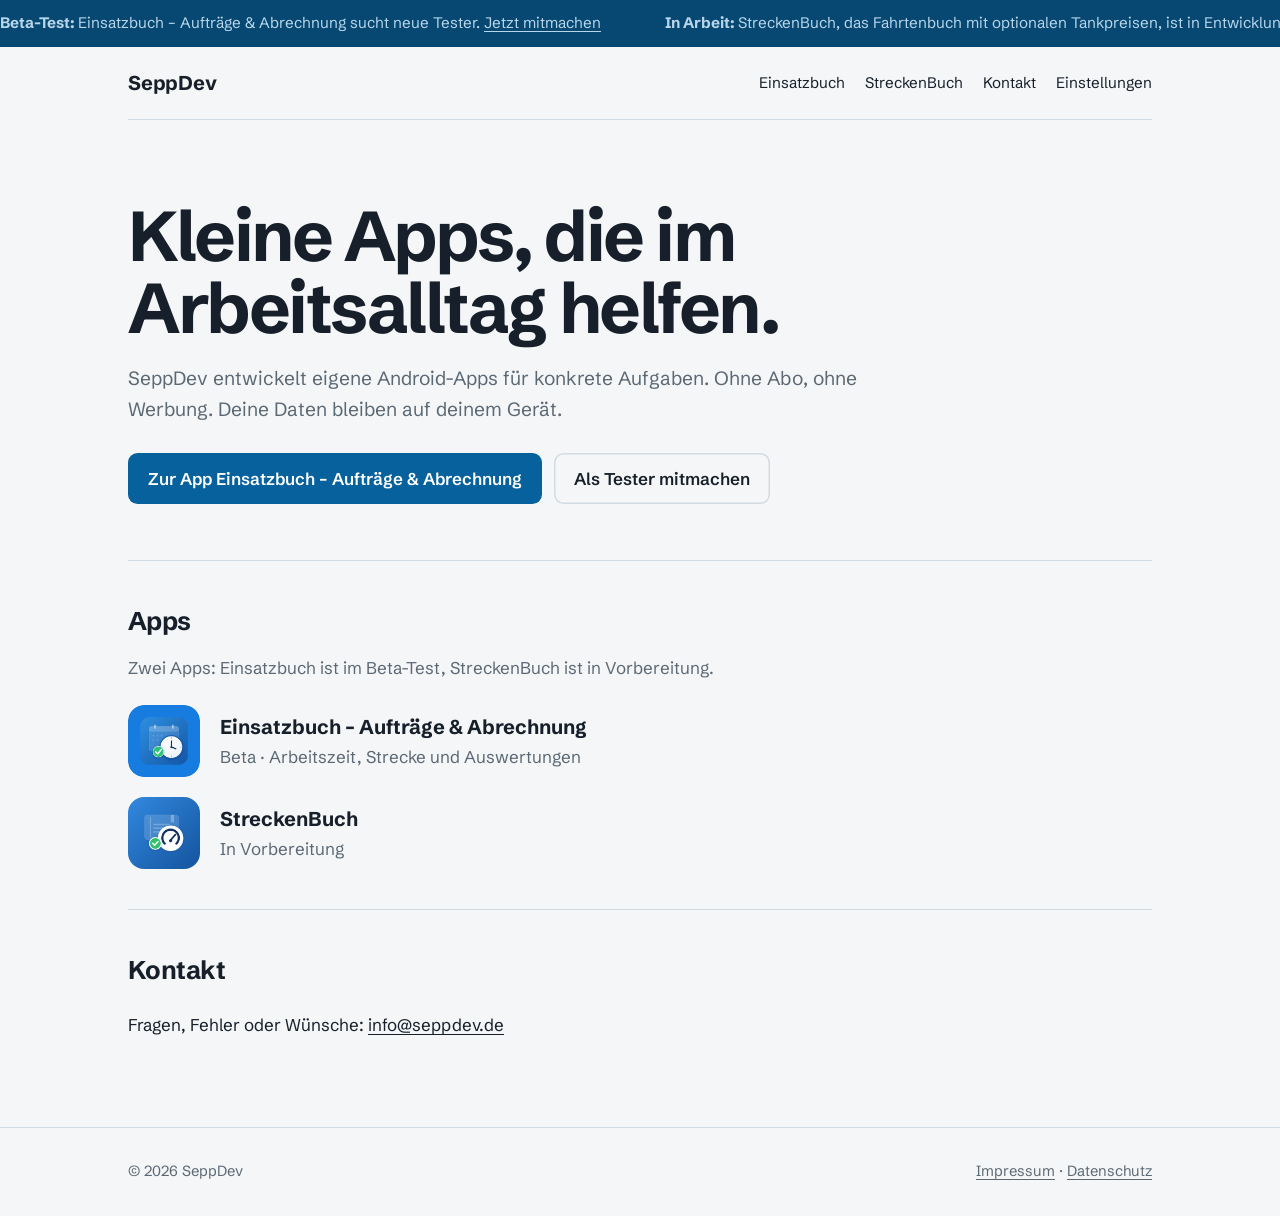
<file: index.html>
<!DOCTYPE html>
<html lang="de">
<head>
  <meta charset="utf-8">
  <meta name="viewport" content="width=device-width, initial-scale=1">
  <title>SeppDev – Apps für den Arbeitsalltag</title>
  <meta name="description" content="SeppDev baut kleine, praktische Apps. Aktuell im Beta-Test: Einsatzbuch für Arbeitszeit, Strecke und Auswertungen.">
  <link rel="preconnect" href="https://fonts.googleapis.com">
  <link rel="preconnect" href="https://fonts.gstatic.com" crossorigin>
  <link href="https://fonts.googleapis.com/css2?family=Schibsted+Grotesk:wght@400;600;700&display=swap" rel="stylesheet">
  <link rel="stylesheet" href="style.css?v=3">
  <script src="theme.js?v=3"></script>
</head>
<body>

<div class="beta-bar">
  <div class="wrap">
    <span><strong>Beta-Test:</strong> Einsatzbuch – Aufträge &amp; Abrechnung sucht neue Tester.</span>
    <a href="einsatzbuch/#testen">Jetzt mitmachen</a>
  </div>
</div>

<header class="wrap site-head">
  <a class="brand" href="./">SeppDev</a>
  <nav class="site-nav" aria-label="Hauptmenü">
    <a href="einsatzbuch/">Einsatzbuch</a>
    <a href="streckenbuch/">StreckenBuch</a>
    <a href="#kontakt">Kontakt</a>
    <a href="einstellungen.html">Einstellungen</a>
  </nav>
</header>

<main class="wrap">

  <div class="hero">
    <h1>Kleine Apps, die im Arbeitsalltag helfen.</h1>
    <p class="lede">SeppDev entwickelt eigene Android-Apps für konkrete Aufgaben. Ohne Abo, ohne Werbung. Deine Daten bleiben auf deinem Gerät.</p>
    <div class="hero-actions">
      <a class="btn" href="einsatzbuch/">Zur App Einsatzbuch – Aufträge &amp; Abrechnung</a>
      <a class="btn btn-ghost" href="einsatzbuch/#testen">Als Tester mitmachen</a>
    </div>
  </div>

  <section aria-labelledby="apps-titel">
    <h2 id="apps-titel">Apps</h2>
    <p class="section-lede">Zwei Apps: Einsatzbuch ist im Beta-Test, StreckenBuch ist in Vorbereitung.</p>
    <a href="einsatzbuch/" style="display:flex; gap:1.25rem; align-items:center; text-decoration:none;">
      <img class="app-icon" src="einsatzbuch/icon.png" width="72" height="72" alt="Einsatzbuch-Icon">
      <span>
        <strong style="font-size:1.25rem;">Einsatzbuch – Aufträge &amp; Abrechnung</strong><br>
        <span style="color:var(--ink-soft);">Beta · Arbeitszeit, Strecke und Auswertungen</span>
      </span>
    </a>
    <a href="streckenbuch/" style="display:flex; gap:1.25rem; align-items:center; text-decoration:none; margin-top:1.25rem;">
      <img class="app-icon" src="streckenbuch/icon.png" width="72" height="72" alt="StreckenBuch-Icon">
      <span>
        <strong style="font-size:1.25rem;">StreckenBuch</strong><br>
        <span style="color:var(--ink-soft);">In Vorbereitung</span>
      </span>
    </a>
  </section>

  <section id="kontakt" aria-labelledby="kontakt-titel">
    <h2 id="kontakt-titel">Kontakt</h2>
    <p>Fragen, Fehler oder Wünsche: <a href="mailto:info@seppdev.de">info@seppdev.de</a></p>
  </section>

</main>

<footer class="site-foot">
  <div class="wrap">
    <span>© 2026 SeppDev</span>
    <span><a href="impressum.html">Impressum</a> · <a href="datenschutz.html">Datenschutz</a></span>
  </div>
</footer>

<script src="ticker.js?v=3"></script>
</body>
</html>
</file>
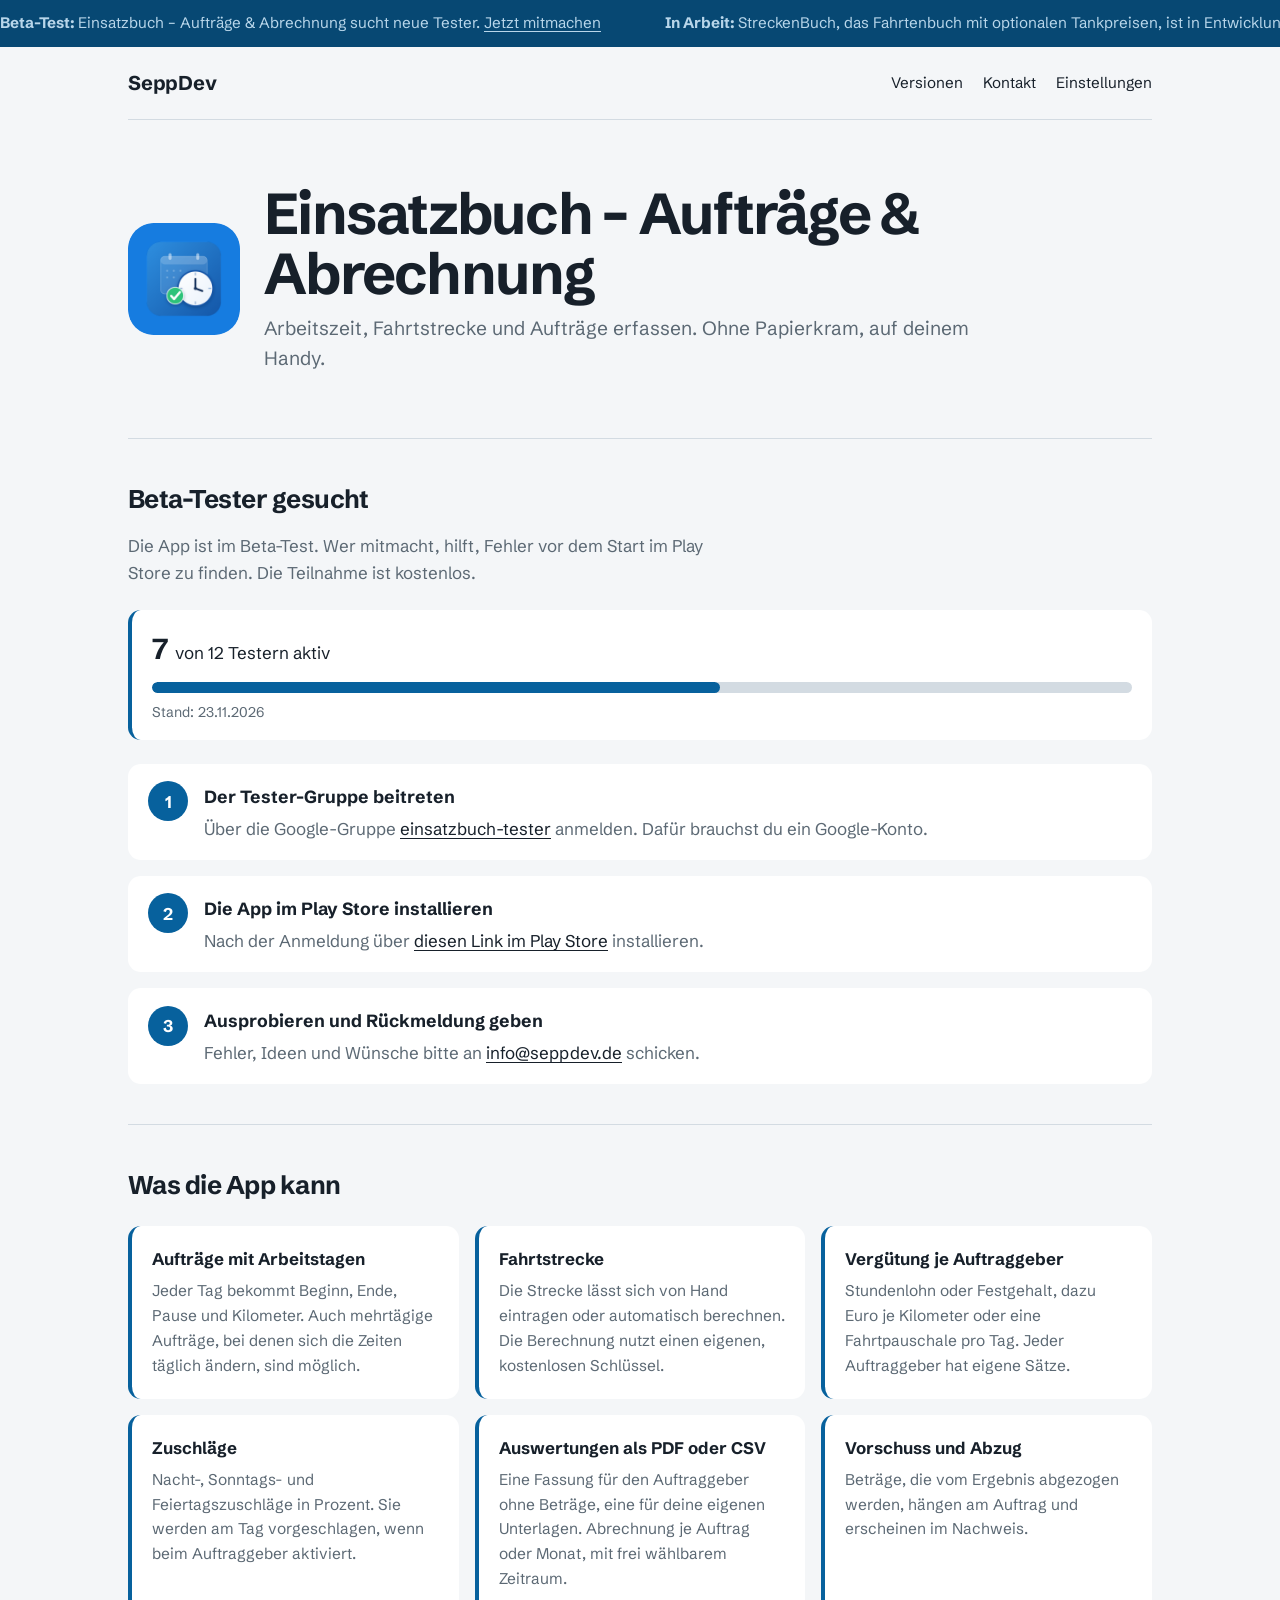
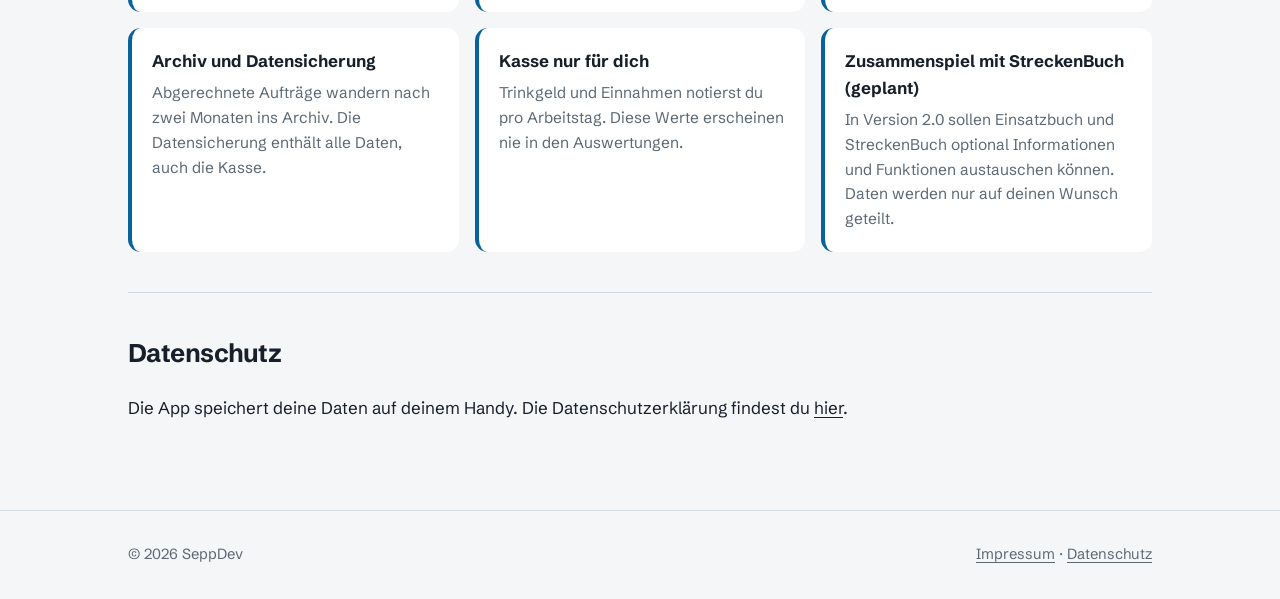
<file: einsatzbuch/index.html>
<!DOCTYPE html>
<html lang="de">
<head>
  <meta charset="utf-8">
  <meta name="viewport" content="width=device-width, initial-scale=1">
  <title>Einsatzbuch – Aufträge &amp; Abrechnung – Beta-Test – SeppDev</title>
  <meta name="description" content="Einsatzbuch: Arbeitszeit, Fahrtstrecke, Aufträge und Auswertungen auf dem Android-Handy. Jetzt im Beta-Test.">
  <link rel="preconnect" href="https://fonts.googleapis.com">
  <link rel="preconnect" href="https://fonts.gstatic.com" crossorigin>
  <link href="https://fonts.googleapis.com/css2?family=Schibsted+Grotesk:wght@400;600;700&display=swap" rel="stylesheet">
  <link rel="stylesheet" href="../style.css?v=3">
  <script src="../theme.js?v=3"></script>
</head>
<body>

<div class="beta-bar">
  <div class="wrap">
    <span><strong>Beta-Test:</strong> Einsatzbuch – Aufträge &amp; Abrechnung ist noch in der Testphase.</span>
    <a href="#testen">Als Tester mitmachen</a>
  </div>
</div>

<header class="wrap site-head">
  <a class="brand" href="../">SeppDev</a>
  <nav class="site-nav" aria-label="Hauptmenü">
    <a href="versionen.html">Versionen</a>
    <a href="../#kontakt">Kontakt</a>
    <a href="../einstellungen.html">Einstellungen</a>
  </nav>
</header>

<main class="wrap">

  <div class="app-head">
    <img class="app-icon" src="icon.png" width="112" height="112" alt="Einsatzbuch-Icon">
    <div>
      <h1>Einsatzbuch – Aufträge &amp; Abrechnung</h1>
      <p class="lede">Arbeitszeit, Fahrtstrecke und Aufträge erfassen. Ohne Papierkram, auf deinem Handy.</p>
    </div>
  </div>

  <section id="testen" aria-labelledby="testen-titel">
    <h2 id="testen-titel">Beta-Tester gesucht</h2>
    <p class="section-lede">Die App ist im Beta-Test. Wer mitmacht, hilft, Fehler vor dem Start im Play Store zu finden. Die Teilnahme ist kostenlos.</p>
    <div id="testers" class="tester-count" hidden>
      <p class="tester-line"><strong id="testers-num"></strong> <span id="testers-text"></span></p>
      <div class="bar" role="progressbar" aria-valuemin="0" aria-valuenow="0" aria-valuemax="0" aria-label="Aktive Tester"><span id="testers-fill"></span></div>
      <p class="tester-stand" id="testers-stand"></p>
    </div>
    <ol class="steps">
      <li>
        <div>
          <h3>Der Tester-Gruppe beitreten</h3>
          <p>Über die Google-Gruppe <a href="https://groups.google.com/g/einsatzbuch-tester">einsatzbuch-tester</a> anmelden. Dafür brauchst du ein Google-Konto.</p>
        </div>
      </li>
      <li>
        <div>
          <h3>Die App im Play Store installieren</h3>
          <p>Nach der Anmeldung über <a href="https://play.google.com/store/apps/details?id=de.einsatzbuch.app">diesen Link im Play Store</a> installieren.</p>
        </div>
      </li>
      <li>
        <div>
          <h3>Ausprobieren und Rückmeldung geben</h3>
          <p>Fehler, Ideen und Wünsche bitte an <a href="mailto:info@seppdev.de">info@seppdev.de</a> schicken.</p>
        </div>
      </li>
    </ol>
  </section>

  <section aria-labelledby="funktionen-titel">
    <h2 id="funktionen-titel">Was die App kann</h2>
    <div class="feature-grid">
      <article class="feature">
        <h3>Aufträge mit Arbeitstagen</h3>
        <p>Jeder Tag bekommt Beginn, Ende, Pause und Kilometer. Auch mehrtägige Aufträge, bei denen sich die Zeiten täglich ändern, sind möglich.</p>
      </article>
      <article class="feature">
        <h3>Fahrtstrecke</h3>
        <p>Die Strecke lässt sich von Hand eintragen oder automatisch berechnen. Die Berechnung nutzt einen eigenen, kostenlosen Schlüssel.</p>
      </article>
      <article class="feature">
        <h3>Vergütung je Auftraggeber</h3>
        <p>Stundenlohn oder Festgehalt, dazu Euro je Kilometer oder eine Fahrtpauschale pro Tag. Jeder Auftraggeber hat eigene Sätze.</p>
      </article>
      <article class="feature">
        <h3>Zuschläge</h3>
        <p>Nacht-, Sonntags- und Feiertagszuschläge in Prozent. Sie werden am Tag vorgeschlagen, wenn beim Auftraggeber aktiviert.</p>
      </article>
      <article class="feature">
        <h3>Auswertungen als PDF oder CSV</h3>
        <p>Eine Fassung für den Auftraggeber ohne Beträge, eine für deine eigenen Unterlagen. Abrechnung je Auftrag oder Monat, mit frei wählbarem Zeitraum.</p>
      </article>
      <article class="feature">
        <h3>Vorschuss und Abzug</h3>
        <p>Beträge, die vom Ergebnis abgezogen werden, hängen am Auftrag und erscheinen im Nachweis.</p>
      </article>
      <article class="feature">
        <h3>Archiv und Datensicherung</h3>
        <p>Abgerechnete Aufträge wandern nach zwei Monaten ins Archiv. Die Datensicherung enthält alle Daten, auch die Kasse.</p>
      </article>
      <article class="feature">
        <h3>Kasse nur für dich</h3>
        <p>Trinkgeld und Einnahmen notierst du pro Arbeitstag. Diese Werte erscheinen nie in den Auswertungen.</p>
      </article>
          <article class="feature">
        <h3>Zusammenspiel mit StreckenBuch (geplant)</h3>
        <p>In Version 2.0 sollen Einsatzbuch und StreckenBuch optional Informationen und Funktionen austauschen können. Daten werden nur auf deinen Wunsch geteilt.</p>
      </article>
    </div>
  </section>

  <section aria-labelledby="daten-titel">
    <h2 id="daten-titel">Datenschutz</h2>
    <p>Die App speichert deine Daten auf deinem Handy. Die Datenschutzerklärung findest du <a href="../datenschutz.html">hier</a>.</p>
  </section>

</main>

<footer class="site-foot">
  <div class="wrap">
    <span>© 2026 SeppDev</span>
    <span><a href="../impressum.html">Impressum</a> · <a href="../datenschutz.html">Datenschutz</a></span>
  </div>
</footer>

<script>
(function () {
  var box = document.getElementById('testers');
  if (!box || !window.fetch) return;
  fetch('../testers.json', { cache: 'no-cache' }).then(function (r) { return r.json(); }).then(function (d) {
    var a = d.aktiv, z = d.ziel;
    if (typeof a !== 'number' || a < 0) return;
    document.getElementById('testers-num').textContent = a;
    var done = typeof z === 'number' && z > 0 && a >= z;
    document.getElementById('testers-text').textContent = !z ? (a === 1 ? 'aktiver Tester' : 'aktive Tester')
      : done ? 'aktive Tester. Das Ziel von ' + z + ' ist erreicht, danke! Weitere sind willkommen.'
      : 'von ' + z + ' Testern aktiv';
    var bar = box.querySelector('.bar');
    if (z > 0) {
      bar.setAttribute('aria-valuenow', Math.min(a, z)); bar.setAttribute('aria-valuemax', z);
      document.getElementById('testers-fill').style.width = Math.min(100, Math.round(a / z * 100)) + '%';
    } else { bar.hidden = true; }
    if (d.stand) {
      var dt = new Date(d.stand);
      document.getElementById('testers-stand').textContent = 'Stand: ' + (isNaN(dt) ? d.stand : dt.toLocaleDateString('de-DE'));
    }
    box.hidden = false;
  }).catch(function () {});
})();
</script>
<script src="../ticker.js?v=3"></script>
</body>
</html>
</file>
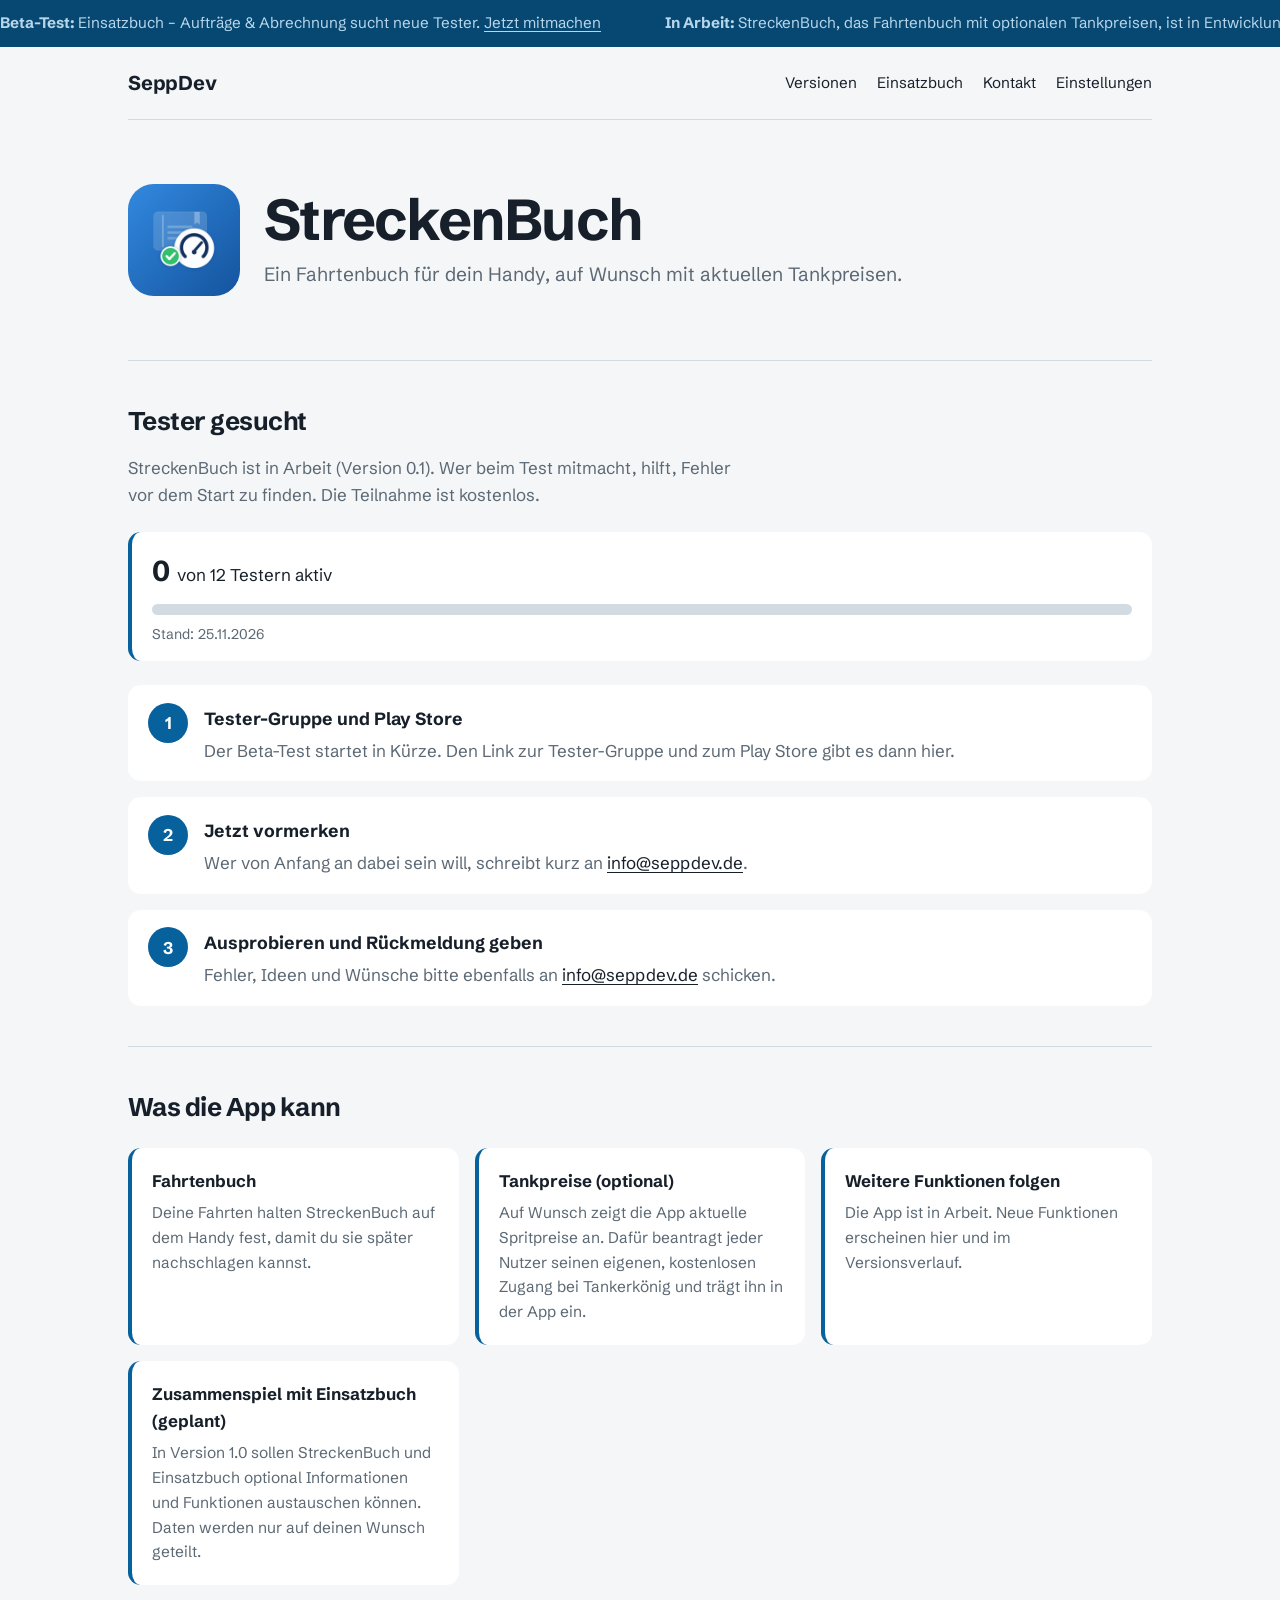
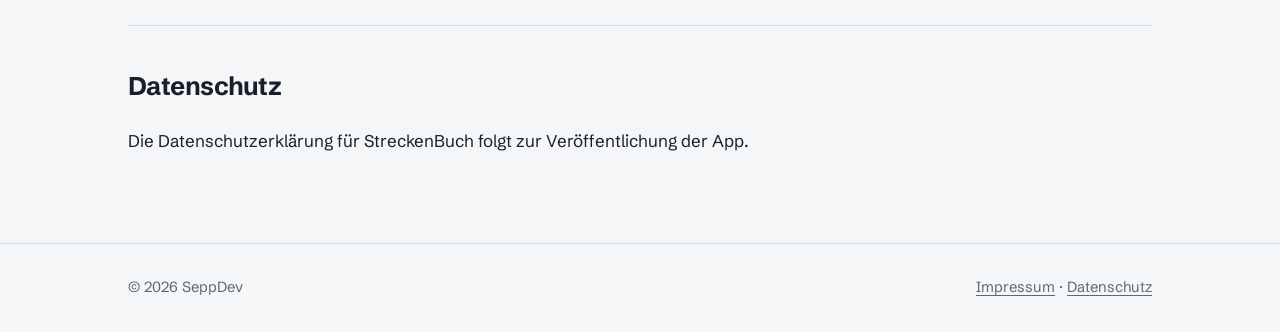
<file: streckenbuch/index.html>
<!DOCTYPE html>
<html lang="de">
<head>
  <meta charset="utf-8">
  <meta name="viewport" content="width=device-width, initial-scale=1">
  <title>StreckenBuch – Beta-Test – SeppDev</title>
  <meta name="description" content="StreckenBuch: Fahrtenbuch-App für Android, optional mit Tankpreisen. In Arbeit, Tester gesucht.">
  <link rel="preconnect" href="https://fonts.googleapis.com">
  <link rel="preconnect" href="https://fonts.gstatic.com" crossorigin>
  <link href="https://fonts.googleapis.com/css2?family=Schibsted+Grotesk:wght@400;600;700&display=swap" rel="stylesheet">
  <link rel="stylesheet" href="../style.css?v=3">
  <script src="../theme.js?v=3"></script>
</head>
<body>

<div class="beta-bar">
  <div class="wrap">
    <span><strong>In Arbeit:</strong> StreckenBuch ist noch in Entwicklung.</span>
    <a href="#testen">Als Tester vormerken</a>
  </div>
</div>

<header class="wrap site-head">
  <a class="brand" href="../">SeppDev</a>
  <nav class="site-nav" aria-label="Hauptmenü">
    <a href="versionen.html">Versionen</a>
    <a href="../einsatzbuch/">Einsatzbuch</a>
    <a href="../#kontakt">Kontakt</a>
    <a href="../einstellungen.html">Einstellungen</a>
  </nav>
</header>

<main class="wrap">

  <div class="app-head">
    <img class="app-icon" src="icon.png" width="112" height="112" alt="StreckenBuch-Icon">
    <div>
      <h1>StreckenBuch</h1>
      <p class="lede">Ein Fahrtenbuch für dein Handy, auf Wunsch mit aktuellen Tankpreisen.</p>
    </div>
  </div>

  <section id="testen" aria-labelledby="testen-titel">
    <h2 id="testen-titel">Tester gesucht</h2>
    <p class="section-lede">StreckenBuch ist in Arbeit (Version 0.1). Wer beim Test mitmacht, hilft, Fehler vor dem Start zu finden. Die Teilnahme ist kostenlos.</p>
    <div id="testers" class="tester-count" hidden>
      <p class="tester-line"><strong id="testers-num"></strong> <span id="testers-text"></span></p>
      <div class="bar" role="progressbar" aria-valuemin="0" aria-valuenow="0" aria-valuemax="0" aria-label="Aktive Tester"><span id="testers-fill"></span></div>
      <p class="tester-stand" id="testers-stand"></p>
    </div>
    <ol class="steps">
      <li>
        <div>
          <h3>Tester-Gruppe und Play Store</h3>
          <p>Der Beta-Test startet in Kürze. Den Link zur Tester-Gruppe und zum Play Store gibt es dann hier.</p>
        </div>
      </li>
      <li>
        <div>
          <h3>Jetzt vormerken</h3>
          <p>Wer von Anfang an dabei sein will, schreibt kurz an <a href="mailto:info@seppdev.de">info@seppdev.de</a>.</p>
        </div>
      </li>
      <li>
        <div>
          <h3>Ausprobieren und Rückmeldung geben</h3>
          <p>Fehler, Ideen und Wünsche bitte ebenfalls an <a href="mailto:info@seppdev.de">info@seppdev.de</a> schicken.</p>
        </div>
      </li>
    </ol>
  </section>

  <section aria-labelledby="funktionen-titel">
    <h2 id="funktionen-titel">Was die App kann</h2>
    <div class="feature-grid">
      <article class="feature">
        <h3>Fahrtenbuch</h3>
        <p>Deine Fahrten halten StreckenBuch auf dem Handy fest, damit du sie später nachschlagen kannst.</p>
      </article>
      <article class="feature">
        <h3>Tankpreise (optional)</h3>
        <p>Auf Wunsch zeigt die App aktuelle Spritpreise an. Dafür beantragt jeder Nutzer seinen eigenen, kostenlosen Zugang bei Tankerkönig und trägt ihn in der App ein.</p>
      </article>
      <article class="feature">
        <h3>Weitere Funktionen folgen</h3>
        <p>Die App ist in Arbeit. Neue Funktionen erscheinen hier und im Versionsverlauf.</p>
      </article>
          <article class="feature">
        <h3>Zusammenspiel mit Einsatzbuch (geplant)</h3>
        <p>In Version 1.0 sollen StreckenBuch und Einsatzbuch optional Informationen und Funktionen austauschen können. Daten werden nur auf deinen Wunsch geteilt.</p>
      </article>
    </div>
  </section>

  <section aria-labelledby="daten-titel">
    <h2 id="daten-titel">Datenschutz</h2>
    <p>Die Datenschutzerklärung für StreckenBuch folgt zur Veröffentlichung der App.</p>
  </section>

</main>

<footer class="site-foot">
  <div class="wrap">
    <span>© 2026 SeppDev</span>
    <span><a href="../impressum.html">Impressum</a> · <a href="../datenschutz.html">Datenschutz</a></span>
  </div>
</footer>

<script>
(function () {
  var box = document.getElementById('testers');
  if (!box || !window.fetch) return;
  fetch('testers.json', { cache: 'no-cache' }).then(function (r) { return r.json(); }).then(function (d) {
    var a = d.aktiv, z = d.ziel;
    if (typeof a !== 'number' || a < 0) return;
    document.getElementById('testers-num').textContent = a;
    var done = typeof z === 'number' && z > 0 && a >= z;
    document.getElementById('testers-text').textContent = !z ? (a === 1 ? 'aktiver Tester' : 'aktive Tester')
      : done ? 'aktive Tester. Das Ziel von ' + z + ' ist erreicht, danke! Weitere sind willkommen.'
      : 'von ' + z + ' Testern aktiv';
    var bar = box.querySelector('.bar');
    if (z > 0) {
      bar.setAttribute('aria-valuenow', Math.min(a, z)); bar.setAttribute('aria-valuemax', z);
      document.getElementById('testers-fill').style.width = Math.min(100, Math.round(a / z * 100)) + '%';
    } else { bar.hidden = true; }
    if (d.stand) {
      var dt = new Date(d.stand);
      document.getElementById('testers-stand').textContent = 'Stand: ' + (isNaN(dt) ? d.stand : dt.toLocaleDateString('de-DE'));
    }
    box.hidden = false;
  }).catch(function () {});
})();
</script>
<script src="../ticker.js?v=3"></script>
</body>
</html>
</file>
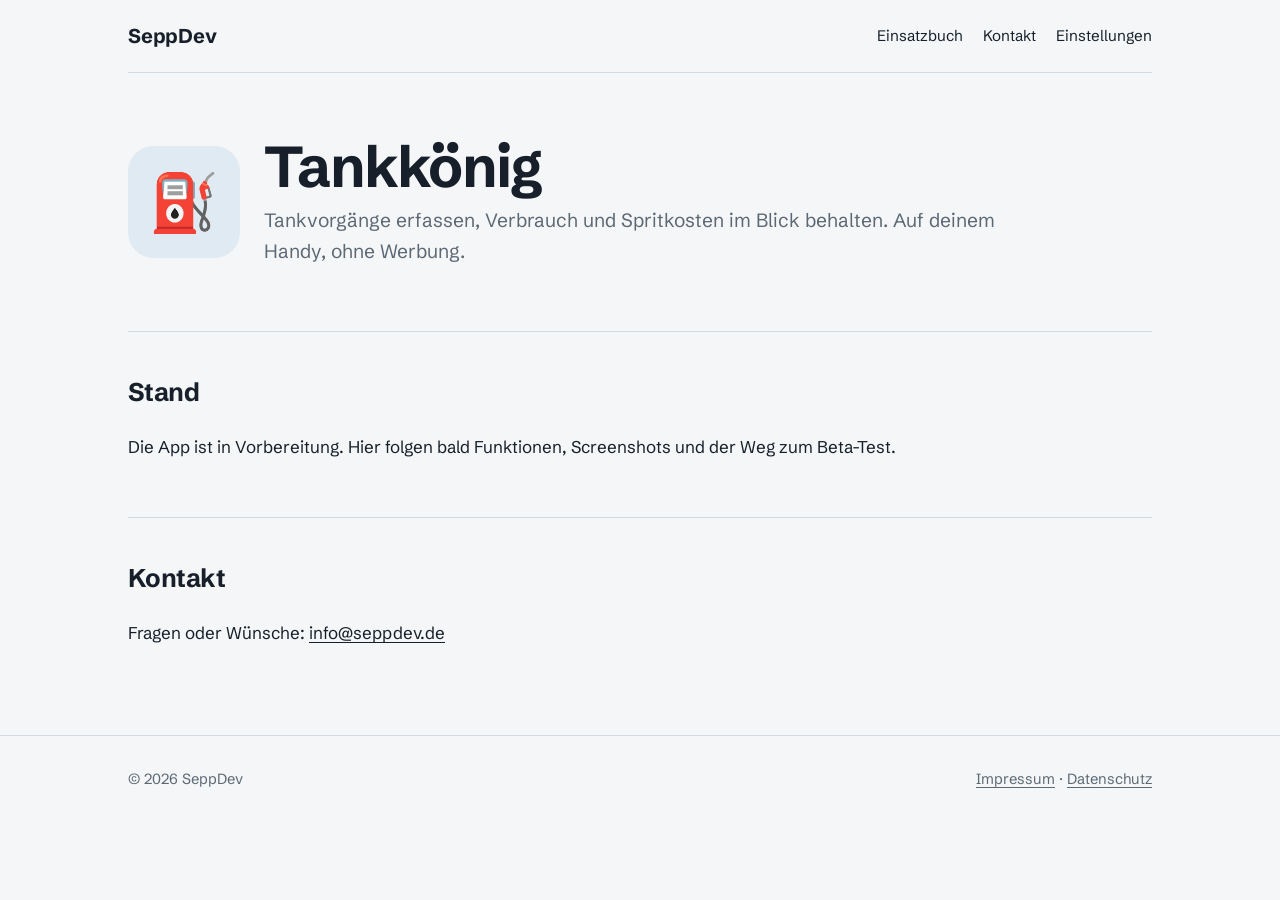
<file: tankkoenig/index.html>
<!DOCTYPE html>
<html lang="de">
<head>
  <meta charset="utf-8">
  <meta name="viewport" content="width=device-width, initial-scale=1">
  <title>Tankkönig – SeppDev</title>
  <meta name="description" content="Tankkönig: Tankvorgänge und Spritkosten auf dem Android-Handy. In Vorbereitung.">
  <link rel="preconnect" href="https://fonts.googleapis.com">
  <link rel="preconnect" href="https://fonts.gstatic.com" crossorigin>
  <link href="https://fonts.googleapis.com/css2?family=Schibsted+Grotesk:wght@400;600;700&display=swap" rel="stylesheet">
  <link rel="stylesheet" href="../style.css">
  <script src="../theme.js"></script>
</head>
<body>

<header class="wrap site-head">
  <a class="brand" href="../">SeppDev</a>
  <nav class="site-nav" aria-label="Hauptmenü">
    <a href="../einsatzbuch/">Einsatzbuch</a>
    <a href="../#kontakt">Kontakt</a>
    <a href="../einstellungen.html">Einstellungen</a>
  </nav>
</header>

<main class="wrap">
  <div class="app-head">
    <span class="app-icon" style="width:112px; height:112px; display:grid; place-items:center; font-size:3.5rem; background:var(--accent-soft);" aria-hidden="true">⛽</span>
    <div>
      <h1>Tankkönig</h1>
      <p class="lede">Tankvorgänge erfassen, Verbrauch und Spritkosten im Blick behalten. Auf deinem Handy, ohne Werbung.</p>
    </div>
  </div>

  <section>
    <h2>Stand</h2>
    <p>Die App ist in Vorbereitung. Hier folgen bald Funktionen, Screenshots und der Weg zum Beta-Test.</p>
  </section>

  <section id="kontakt">
    <h2>Kontakt</h2>
    <p>Fragen oder Wünsche: <a href="mailto:info@seppdev.de">info@seppdev.de</a></p>
  </section>
</main>

<footer class="site-foot">
  <div class="wrap">
    <span>© 2026 SeppDev</span>
    <span><a href="../impressum.html">Impressum</a> · <a href="../datenschutz.html">Datenschutz</a></span>
  </div>
</footer>

</body>
</html>
</file>
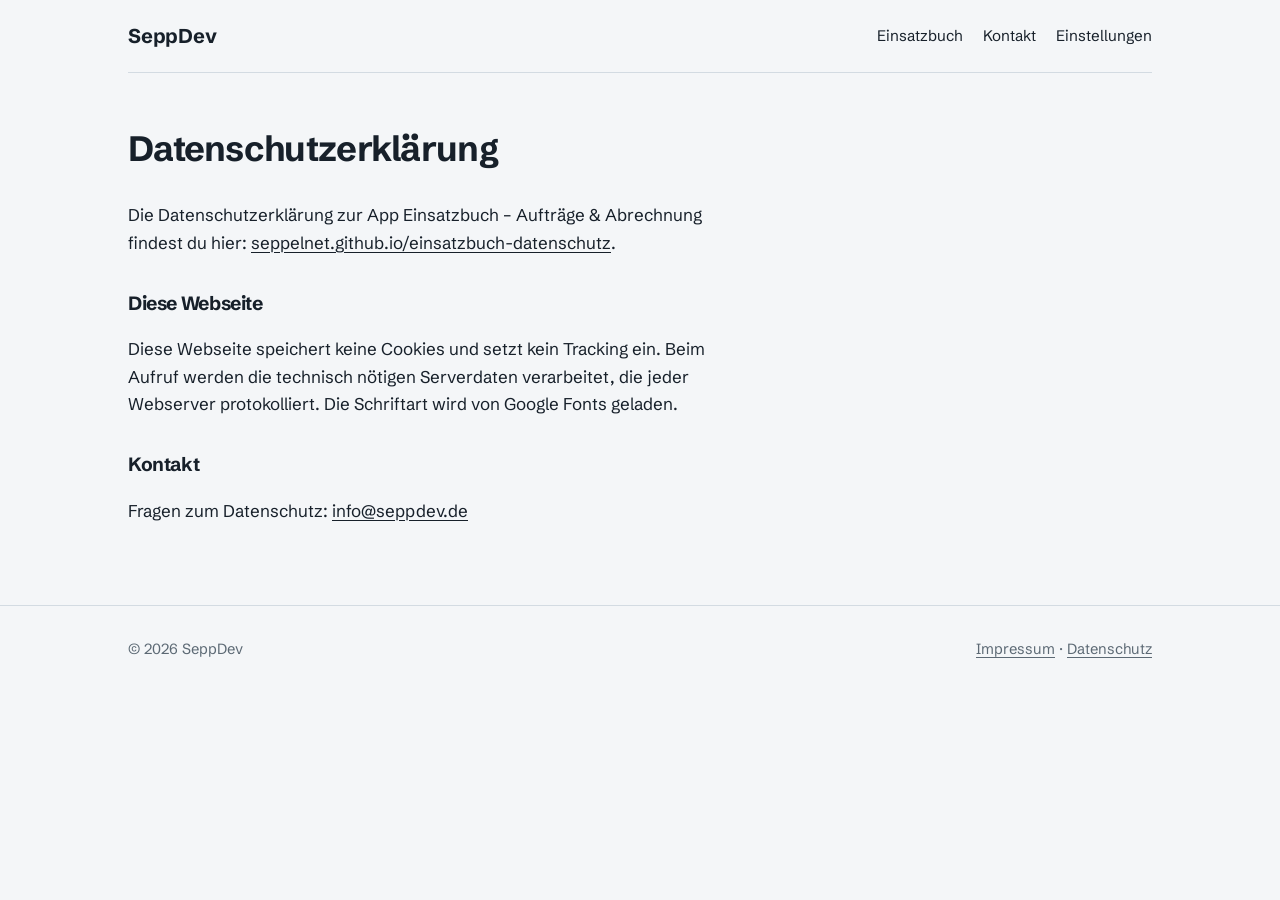
<file: datenschutz.html>
<!DOCTYPE html>
<html lang="de">
<head>
  <meta charset="utf-8">
  <meta name="viewport" content="width=device-width, initial-scale=1">
  <title>Datenschutz – SeppDev</title>
  <link rel="preconnect" href="https://fonts.googleapis.com">
  <link rel="preconnect" href="https://fonts.gstatic.com" crossorigin>
  <link href="https://fonts.googleapis.com/css2?family=Schibsted+Grotesk:wght@400;600;700&display=swap" rel="stylesheet">
  <link rel="stylesheet" href="style.css?v=3">
  <script src="theme.js?v=3"></script>
</head>
<body>

<header class="wrap site-head">
  <a class="brand" href="./">SeppDev</a>
  <nav class="site-nav" aria-label="Hauptmenü">
    <a href="einsatzbuch/">Einsatzbuch</a>
    <a href="./#kontakt">Kontakt</a>
    <a href="einstellungen.html">Einstellungen</a>
  </nav>
</header>

<main class="wrap legal">
  <h1>Datenschutzerklärung</h1>

  <p>Die Datenschutzerklärung zur App Einsatzbuch – Aufträge &amp; Abrechnung findest du hier:
    <a href="https://seppelnet.github.io/einsatzbuch-datenschutz/">seppelnet.github.io/einsatzbuch-datenschutz</a>.
  </p>

  <h2>Diese Webseite</h2>
  <p>Diese Webseite speichert keine Cookies und setzt kein Tracking ein. Beim Aufruf werden die technisch nötigen Serverdaten verarbeitet, die jeder Webserver protokolliert. Die Schriftart wird von Google Fonts geladen.</p>

  <h2>Kontakt</h2>
  <p>Fragen zum Datenschutz: <a href="mailto:info@seppdev.de">info@seppdev.de</a></p>
</main>

<footer class="site-foot">
  <div class="wrap">
    <span>© 2026 SeppDev</span>
    <span><a href="impressum.html">Impressum</a> · <a href="datenschutz.html">Datenschutz</a></span>
  </div>
</footer>

</body>
</html>
</file>
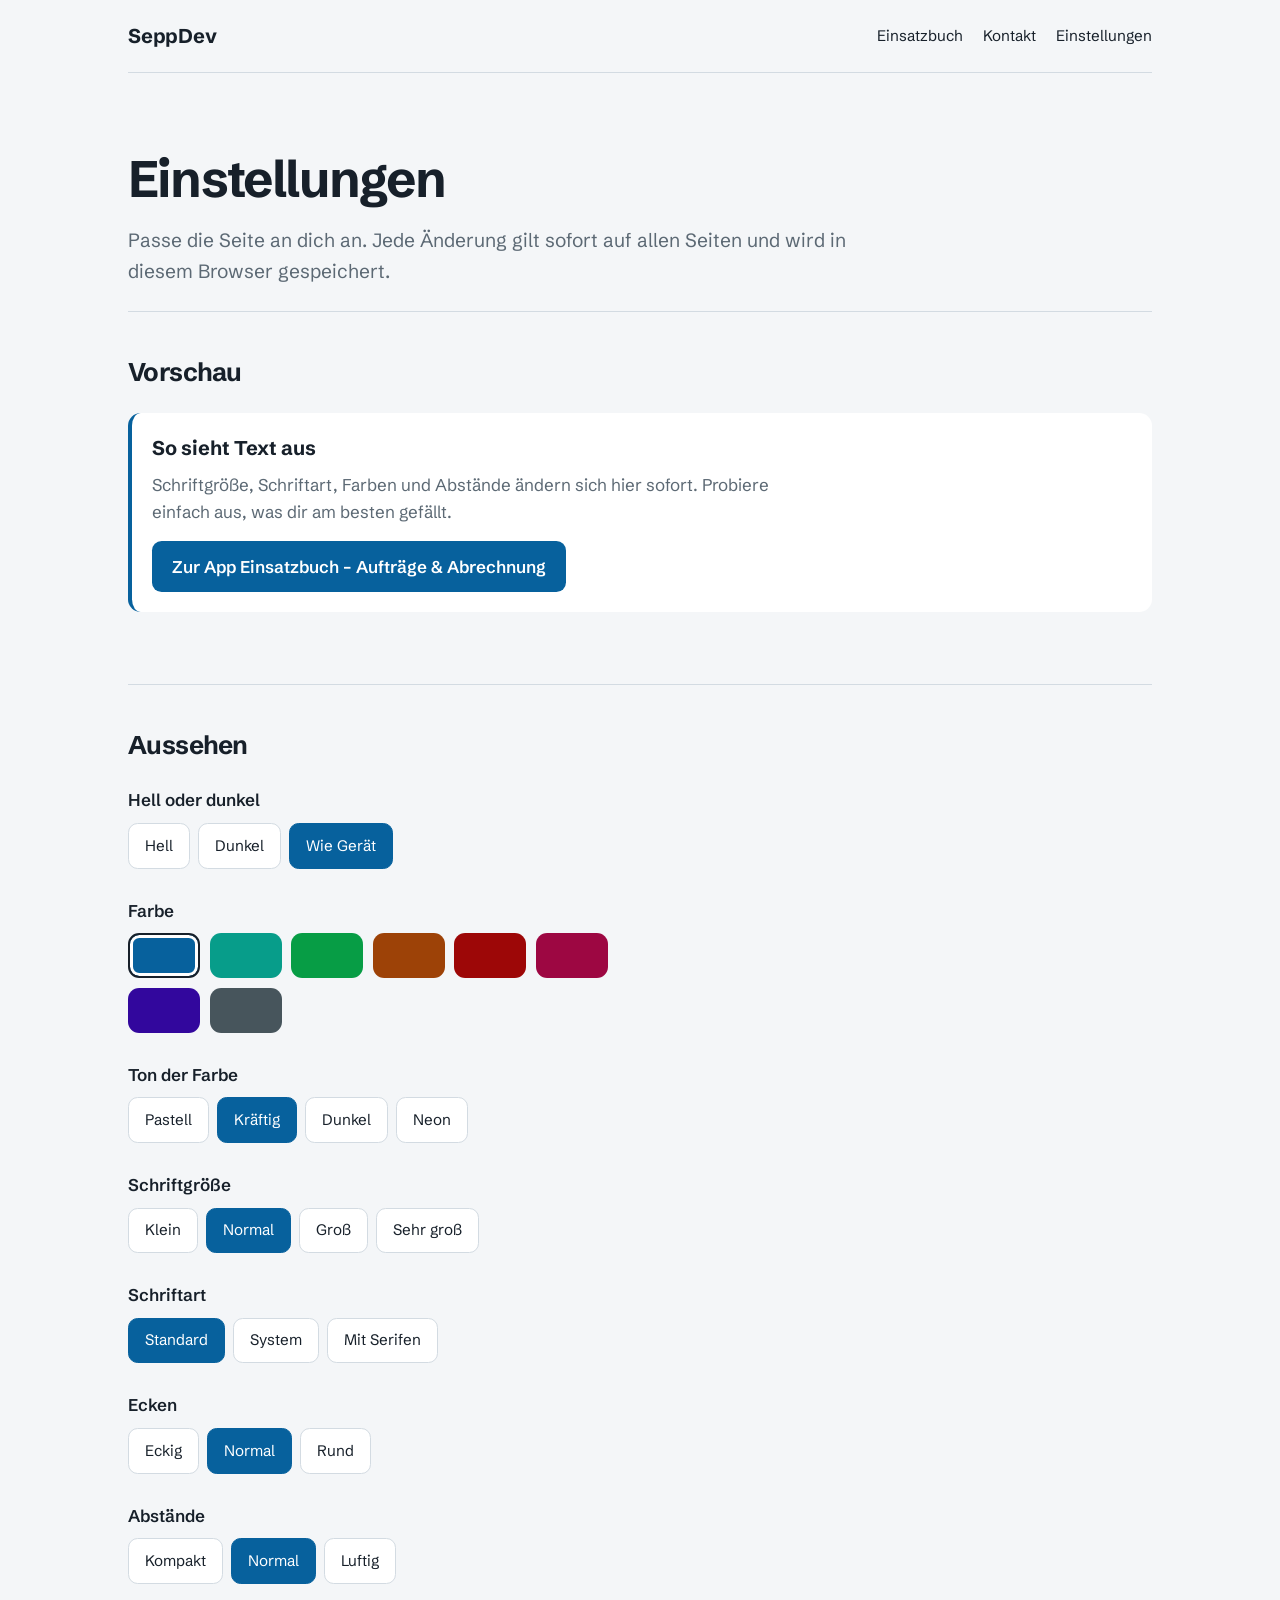
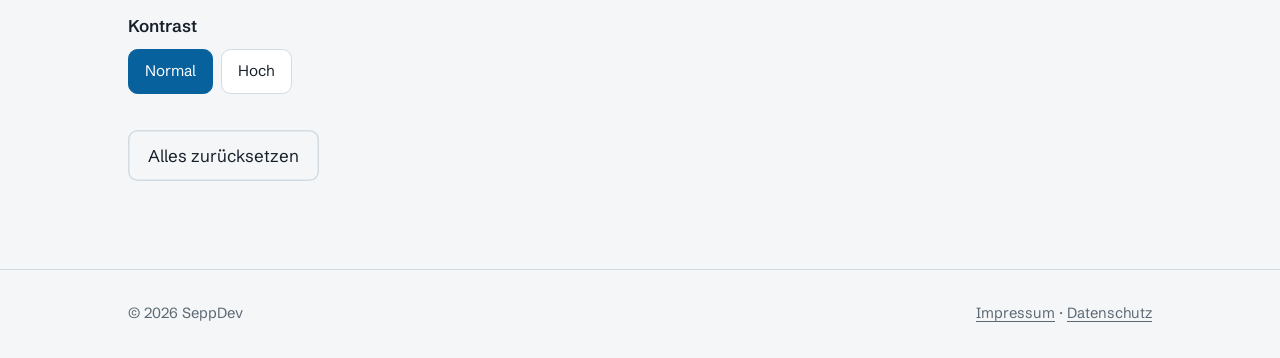
<file: einstellungen.html>
<!DOCTYPE html>
<html lang="de">
<head>
  <meta charset="utf-8">
  <meta name="viewport" content="width=device-width, initial-scale=1">
  <title>Einstellungen – SeppDev</title>
  <meta name="robots" content="noindex">
  <link rel="preconnect" href="https://fonts.googleapis.com">
  <link rel="preconnect" href="https://fonts.gstatic.com" crossorigin>
  <link href="https://fonts.googleapis.com/css2?family=Schibsted+Grotesk:wght@400;600;700&display=swap" rel="stylesheet">
  <link rel="stylesheet" href="style.css?v=3">
  <script src="theme.js?v=3"></script>
</head>
<body>

<header class="wrap site-head">
  <a class="brand" href="./">SeppDev</a>
  <nav class="site-nav" aria-label="Hauptmenü">
    <a href="einsatzbuch/">Einsatzbuch</a>
    <a href="./#kontakt">Kontakt</a>
    <a href="einstellungen.html" aria-current="page">Einstellungen</a>
  </nav>
</header>

<main class="wrap">
  <div class="hero" style="padding-bottom:1.5rem;">
    <h1 style="font-size:clamp(2rem,5vw,3.2rem);">Einstellungen</h1>
    <p class="lede">Passe die Seite an dich an. Jede Änderung gilt sofort auf allen Seiten und wird in diesem Browser gespeichert.</p>
  </div>

  <section aria-labelledby="vorschau-titel">
    <h2 id="vorschau-titel">Vorschau</h2>
    <div class="preview">
      <h3>So sieht Text aus</h3>
      <p>Schriftgröße, Schriftart, Farben und Abstände ändern sich hier sofort. Probiere einfach aus, was dir am besten gefällt.</p>
      <a class="btn" href="einsatzbuch/">Zur App Einsatzbuch – Aufträge &amp; Abrechnung</a>
    </div>
  </section>

  <section aria-labelledby="optionen-titel">
    <h2 id="optionen-titel">Aussehen</h2>
    <div id="settings"></div>
    <div class="reset-row">
      <button id="reset" type="button" class="btn btn-ghost btn-plain">Alles zurücksetzen</button>
    </div>
    <noscript><p>Für die Einstellungen muss JavaScript aktiviert sein.</p></noscript>
  </section>
</main>

<footer class="site-foot">
  <div class="wrap">
    <span>© 2026 SeppDev</span>
    <span><a href="impressum.html">Impressum</a> · <a href="datenschutz.html">Datenschutz</a></span>
  </div>
</footer>

<script src="settings.js"></script>
</body>
</html>
</file>
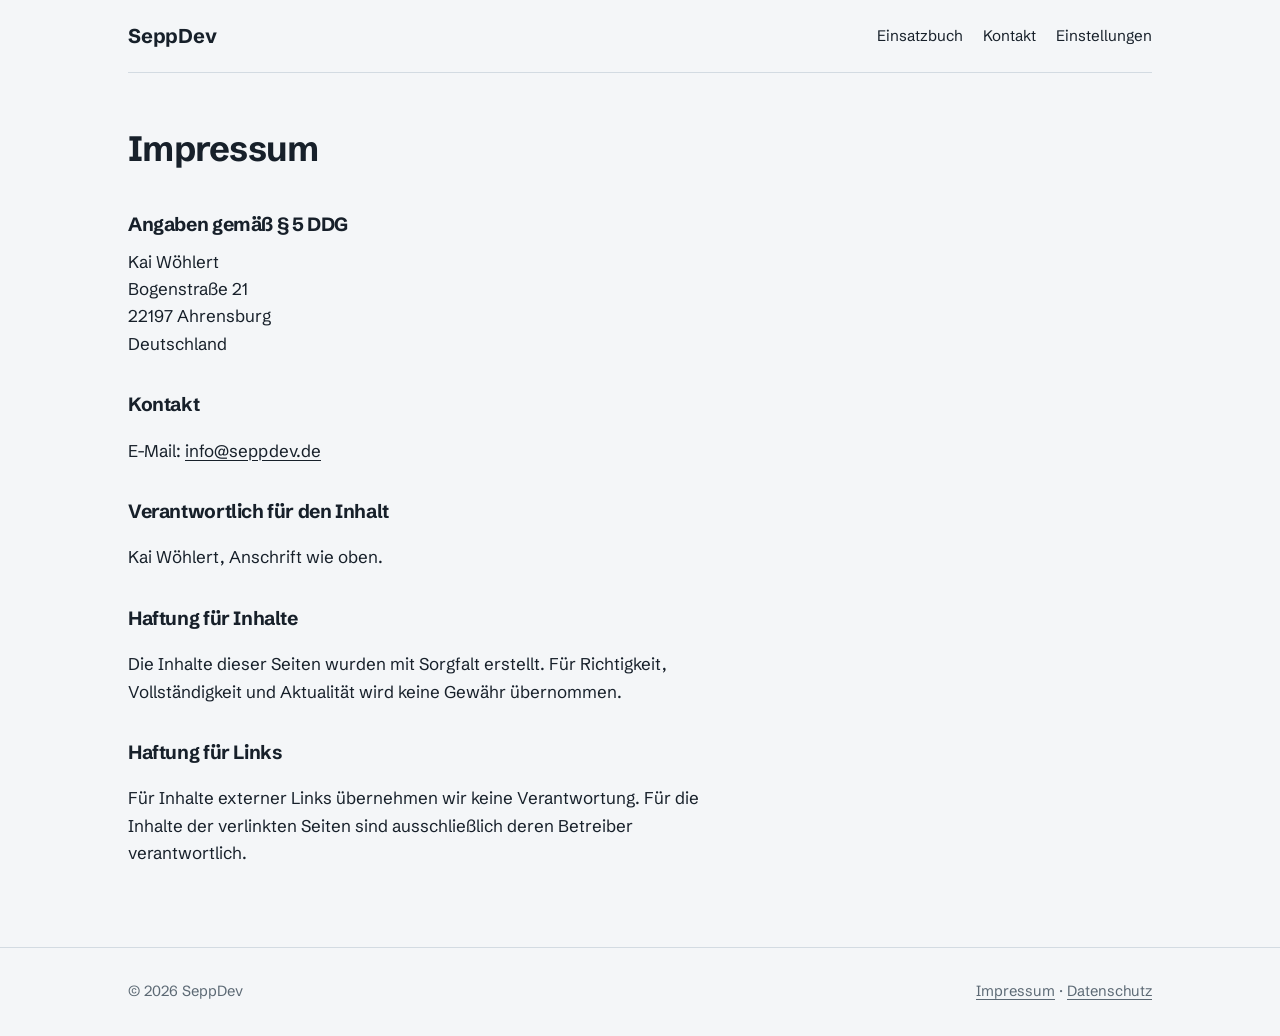
<file: impressum.html>
<!DOCTYPE html>
<html lang="de">
<head>
  <meta charset="utf-8">
  <meta name="viewport" content="width=device-width, initial-scale=1">
  <title>Impressum – SeppDev</title>
  <link rel="preconnect" href="https://fonts.googleapis.com">
  <link rel="preconnect" href="https://fonts.gstatic.com" crossorigin>
  <link href="https://fonts.googleapis.com/css2?family=Schibsted+Grotesk:wght@400;600;700&display=swap" rel="stylesheet">
  <link rel="stylesheet" href="style.css?v=3">
  <script src="theme.js?v=3"></script>
</head>
<body>

<header class="wrap site-head">
  <a class="brand" href="./">SeppDev</a>
  <nav class="site-nav" aria-label="Hauptmenü">
    <a href="einsatzbuch/">Einsatzbuch</a>
    <a href="./#kontakt">Kontakt</a>
    <a href="einstellungen.html">Einstellungen</a>
  </nav>
</header>

<main class="wrap legal">
  <h1>Impressum</h1>

  <h2>Angaben gemäß § 5 DDG</h2>
  <address>
    Kai Wöhlert<br>
    Bogenstraße 21<br>
    22197 Ahrensburg<br>
    Deutschland
  </address>

  <h2>Kontakt</h2>
  <p>E-Mail: <a href="mailto:info@seppdev.de">info@seppdev.de</a></p>

  <h2>Verantwortlich für den Inhalt</h2>
  <p>Kai Wöhlert, Anschrift wie oben.</p>

  <h2>Haftung für Inhalte</h2>
  <p>Die Inhalte dieser Seiten wurden mit Sorgfalt erstellt. Für Richtigkeit, Vollständigkeit und Aktualität wird keine Gewähr übernommen.</p>

  <h2>Haftung für Links</h2>
  <p>Für Inhalte externer Links übernehmen wir keine Verantwortung. Für die Inhalte der verlinkten Seiten sind ausschließlich deren Betreiber verantwortlich.</p>
</main>

<footer class="site-foot">
  <div class="wrap">
    <span>© 2026 SeppDev</span>
    <span><a href="impressum.html">Impressum</a> · <a href="datenschutz.html">Datenschutz</a></span>
  </div>
</footer>

</body>
</html>
</file>
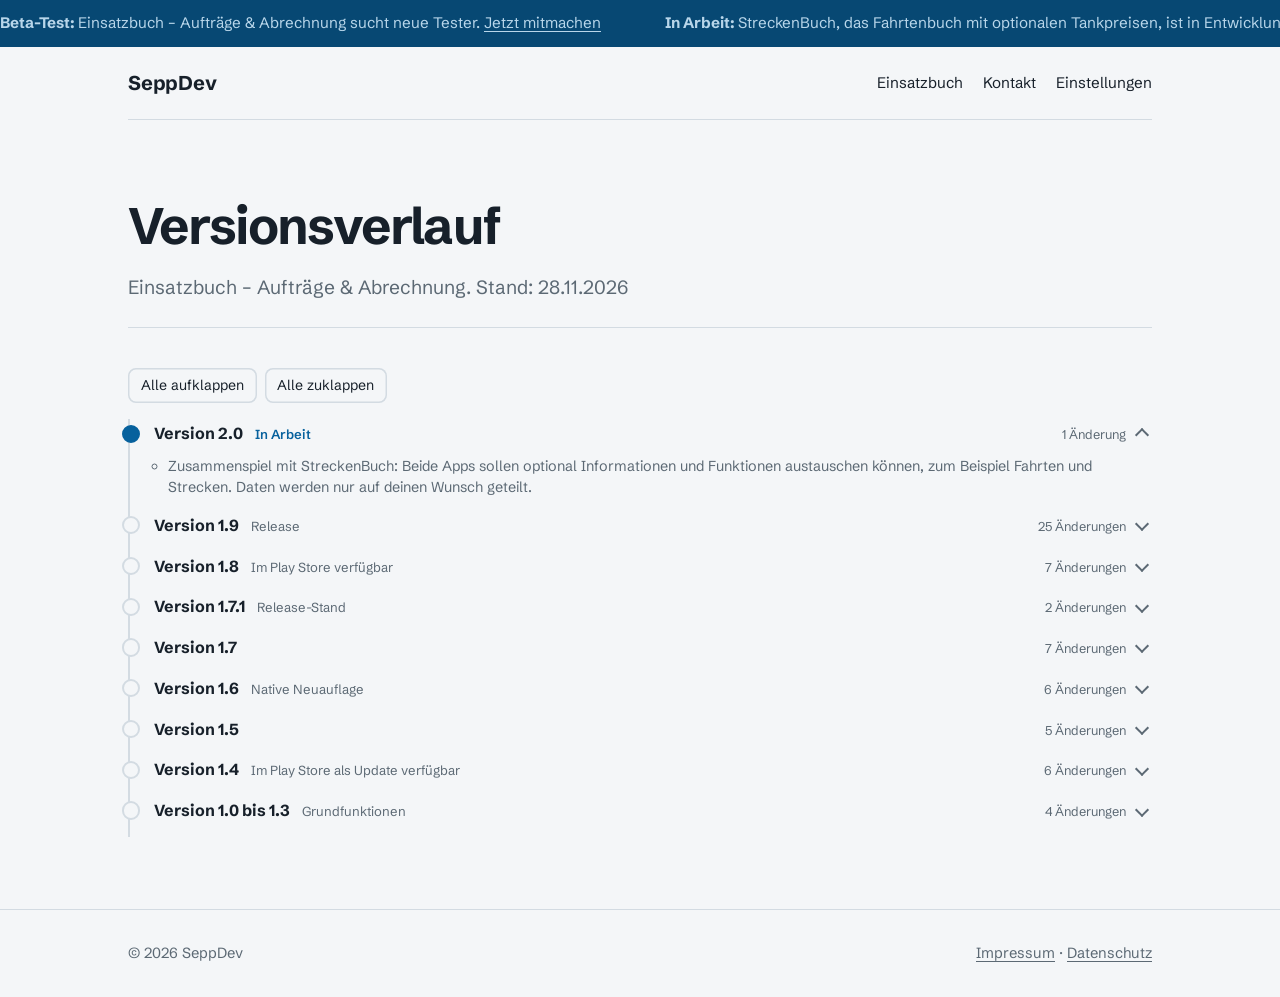
<file: einsatzbuch/versionen.html>
<!DOCTYPE html>
<html lang="de">
<head>
  <meta charset="utf-8">
  <meta name="viewport" content="width=device-width, initial-scale=1">
  <title>Versionsverlauf – Einsatzbuch – Aufträge &amp; Abrechnung – SeppDev</title>
  <meta name="description" content="Versionsverlauf der App Einsatzbuch: was sich in jeder Version geändert hat.">
  <link rel="preconnect" href="https://fonts.googleapis.com">
  <link rel="preconnect" href="https://fonts.gstatic.com" crossorigin>
  <link href="https://fonts.googleapis.com/css2?family=Schibsted+Grotesk:wght@400;600;700&display=swap" rel="stylesheet">
  <link rel="stylesheet" href="../style.css?v=3">
  <script src="../theme.js?v=3"></script>
</head>
<body>

<div class="beta-bar">
  <div class="wrap">
    <span><strong>Beta-Test:</strong> Einsatzbuch – Aufträge &amp; Abrechnung sucht neue Tester.</span>
    <a href="index.html#testen">Als Tester mitmachen</a>
  </div>
</div>

<header class="wrap site-head">
  <a class="brand" href="../">SeppDev</a>
  <nav class="site-nav" aria-label="Hauptmenü">
    <a href="index.html">Einsatzbuch</a>
    <a href="../#kontakt">Kontakt</a>
    <a href="../einstellungen.html">Einstellungen</a>
  </nav>
</header>

<main class="wrap">

  <div class="hero" style="padding-bottom:1.5rem;">
    <h1 style="font-size:clamp(2rem,5vw,3.2rem);">Versionsverlauf</h1>
    <p class="lede">Einsatzbuch – Aufträge &amp; Abrechnung. Stand: 28.11.2026</p>
  </div>

  <section aria-labelledby="verlauf-titel">
    <h2 id="verlauf-titel" class="visually-hidden">Alle Versionen</h2>
    <div class="tl-tools">
      <button type="button" class="btn btn-ghost btn-plain btn-small" id="open-all">Alle aufklappen</button>
      <button type="button" class="btn btn-ghost btn-plain btn-small" id="close-all">Alle zuklappen</button>
    </div>
    <ol class="timeline compact">
      <li class="current">
        <details open>
          <summary><h3>Version 2.0</h3><span class="when">In Arbeit</span><span class="count">1 Änderung</span></summary>
          <ul>
            <li>Zusammenspiel mit StreckenBuch: Beide Apps sollen optional Informationen und Funktionen austauschen können, zum Beispiel Fahrten und Strecken. Daten werden nur auf deinen Wunsch geteilt.</li>
          </ul>
        </details>
      </li>
      <li>
        <details>
          <summary><h3>Version 1.9</h3><span class="when">Release</span><span class="count">25 Änderungen</span></summary>
          <h4>Aussehen</h4>
          <ul>
            <li>Farben einklappbar; App-Farbe (grau), grüne Auftrags-Kachel und Auftraggeber-Farben einzeln ausschaltbar</li>
          </ul>
          <h4>Archiv</h4>
          <ul>
            <li>Abgeschlossene und abgerechnete Aufträge kommen 3 Tage nach dem letzten Arbeitstag ins Archiv</li>
            <li>Unten in der Auftragsliste: wie viele im Archiv, davon nicht abgerechnet</li>
            <li>Einmaliger Hinweis, wenn Aufträge verschoben wurden</li>
          </ul>
          <h4>Weiteres</h4>
          <ul>
            <li>Erinnerungszeit wählbar</li>
            <li>Hinweis im Menü, wenn die letzte Sicherung älter als 14 Tage ist</li>
            <li>Neue Prüfung: Auftrag ohne Adresse</li>
            <li>Stundenzettel mit Vorschau</li>
          </ul>
          <h4>Aufträge</h4>
          <ul>
            <li>Offene Aufträge färben sich grün, wenn der erste geplante Tag bald ist (morgen, 2–3 Tage, 4–7 Tage)</li>
          </ul>
          <h4>Benachrichtigungen</h4>
          <ul>
            <li>Neu in den Einstellungen: Erinnerungen und „Arbeit läuft“ einzeln ausschaltbar</li>
          </ul>
          <h4>Navigation</h4>
          <ul>
            <li>Link und kurze Anleitung zum Erstellen des Zugangscodes (nur solange keiner eingetragen ist)</li>
            <li>Beim Start der Navigation: immer fragen oder fest Google Maps, Waze oder Blitzer.de</li>
          </ul>
          <h4>Prüfungen</h4>
          <ul>
            <li>Neu in den Einstellungen: Prüfung beim Start sowie Kalender, Offene Tage und Angaben einzeln ein- und ausschalten</li>
            <li>Das Startfenster erscheint höchstens einmal am Tag</li>
            <li>Ausgeschaltete Prüfungen verschwinden auch aus dem Menü</li>
          </ul>
          <h4>Stundenzettel</h4>
          <ul>
            <li>„Was soll drinstehen?“ und die Unterschrift des Auftraggebers sind ausklappbar (zu Beginn eingeklappt, im PDF immer enthalten)</li>
          </ul>
          <h4>Testdaten</h4>
          <ul>
            <li>Der Test-Auftraggeber zeigt jetzt 22 Beispielaufträge mit allen Fällen: offen, erledigt, abgerechnet, ausgezahlt, Zuschlag, Vorschuss, Pauschale, Absprache, Tag entfällt, verpasste Tage, doppelt, Tag-Überschneidung und fehlende Angaben</li>
            <li>Beim Einschalten werden sie jedes Mal neu mit Terminen rund um heute erzeugt</li>
          </ul>
          <h4>Farben</h4>
          <ul>
            <li>Status-Farben: offen blau, erledigt grün, abgerechnet gelb, verpasst rot, läuft türkis (Filter und Anzeigen)</li>
            <li>Auftrag mit Arbeitstag heute: rote Kachel</li>
          </ul>
          <h4>Kalender</h4>
          <ul>
            <li>Neu in den Einstellungen: Aufträge automatisch in den Handy-Kalender eintragen, ändern und löschen</li>
            <li>Neu in „Kalender prüfen“: fehlende Aufträge suchen und Archiv-Aufträge prüfen (Termin zeigt „archiviert“)</li>
          </ul>
          <h4>Sicherheit</h4>
          <ul>
            <li>Der Navigations-Zugangscode wird auf dem Handy verschlüsselt und ist erst nach dem Entsperren sichtbar</li>
          </ul>
          <h4>Korrektur</h4>
          <ul>
            <li>Tage über Mitternacht (Nachtschicht) gelten erst nach Dienstende als vorbei</li>
          </ul>
          <h4>Sonstiges</h4>
          <ul>
            <li>Hilfe aktualisiert</li>
          </ul>
        </details>
      </li>
      <li>
        <details>
          <summary><h3>Version 1.8</h3><span class="when">Im Play Store verfügbar</span><span class="count">7 Änderungen</span></summary>
          <ul>
            <li>Prüfung „Doppelt“ nur bei gleicher Bezeichnung und mindestens einem gemeinsamen Tag, mit Hinweis auf den anderen Auftrag</li>
            <li>Neue Prüfung „Tag-Überschneidung“ bei überlappenden Uhrzeiten am selben Tag</li>
            <li>Brutto/Netto je Auftraggeber: Standard, eigene Sätze oder kein Abzug</li>
            <li>„Ignorieren“ in allen Prüfungen</li>
            <li>Abrechnung zurücknehmen für Auftrag, Tag und Stundenzettel</li>
            <li>„Ausgezahlt am“ statt „bezahlt“</li>
            <li>Support-Adresse info@seppdev.de</li>
          </ul>
        </details>
      </li>
      <li>
        <details>
          <summary><h3>Version 1.7.1</h3><span class="when">Release-Stand</span><span class="count">2 Änderungen</span></summary>
          <ul>
          <li>Hilfe mit eigener Kategorie „Prüfungen“ und Suchtreffern</li>
          <li>Einstellungen: alle Bereiche zu, Sicherheit sichtbar, Ignorieren in der Sicherung</li>
          </ul>
        </details>
      </li>
      <li>
        <details>
          <summary><h3>Version 1.7</h3><span class="count">7 Änderungen</span></summary>
          <ul>
          <li>Verpasste Tage mit Fenster und „Später“, Menüpunkt „Offene Tage prüfen“</li>
          <li>Archiv für einzelne Tage, mit Übersicht je Auftraggeber</li>
          <li>Neuer Auftrag als aufklappbare Abschnitte mit Haken „Eingetragen“, Vorlagen, Start-Schritt</li>
          <li>Brutto/Netto je Auftraggeber (einfach oder genau), Sicherheitsbereich mit PIN und geschützten Bereichen</li>
          <li>Kalender-Erkennung „Einsatzbuch [Auftraggeber]“ mit Übernahme in den Auftrag und Eintrag in den Google-Kalender</li>
          <li>Menü in drei Gruppen: Prüfungen, Daten, App</li>
          <li>Prüfungen „Kalender prüfen“, „Offene Tage prüfen“, „Angaben prüfen“, mit Start-Meldung und Ignorieren je Fehler</li>
          </ul>
        </details>
      </li>
      <li>
        <details>
          <summary><h3>Version 1.6</h3><span class="when">Native Neuauflage</span><span class="count">6 Änderungen</span></summary>
          <ul>
          <li>Neue Oberfläche: untere Leiste mit Aufträge, Auftraggeber, Kalender, Auswertung</li>
          <li>Auftraggeber als Kacheln, sortierbar, mit Statistik und Detailseite</li>
          <li>Kalender mit Monatssummen, Feiertagen, „+ Planen“, je Auftraggeber eigene Punktfarbe</li>
          <li>Sicherung mit Passwort und 24 Wörtern, verschlüsselt, automatische Sicherung</li>
          <li>App-Sperre, Test-Arbeitgeber mit Beispieldaten, „Gezahlt am“, Monatsabschluss, Jahresübersicht</li>
          <li>Timer-Benachrichtigung, Tag kopieren, Rückgängig, Suche über alles, Hell/Dunkel/System</li>
          </ul>
        </details>
      </li>
      <li>
        <details>
          <summary><h3>Version 1.5</h3><span class="count">5 Änderungen</span></summary>
          <ul>
          <li>Belege-Fotos bei Auslagen (Kamera oder Galerie, mehrere Fotos, verkleinert, bei Löschen mit Bestätigung)</li>
          <li>Datensicherung als ZIP mit Fotos, Speicheranzeige, Auswahl der Daten</li>
          <li>Ersteinrichtung mit direktem Wiederherstellen</li>
          <li>Design an die Vorlage „StreckenBuch“ angepasst, 16 Akzentfarben, Entrümpelung der Listen</li>
          <li>Ersteinrichtung als Vollbild-Einweisung, Fade-Übergänge</li>
          </ul>
        </details>
      </li>
      <li>
        <details>
          <summary><h3>Version 1.4</h3><span class="when">Im Play Store als Update verfügbar</span><span class="count">6 Änderungen</span></summary>
          <ul>
          <li>Arbeitstage: Status frei korrigierbar, Hinweis bei vergangenen geplanten Tagen, neuer Status „Entfällt“</li>
          <li>Aufträge: Vorschuss/Abzug als eigenes Menü, „Aus früherem Auftrag übernehmen“ nur für den gewählten Auftraggeber</li>
          <li>Einstellungen: optionale Unterschrift, die in PDFs übernommen wird</li>
          <li>Hilfe/FAQ: neue Einträge zu Arbeitstagen, Aufträgen, Unterschrift, Sprache/PDF und Abrechnung</li>
          <li>Auftragsansicht: Voraussicht neben den Kachelwerten</li>
          <li>„Was ist neu“-Popup nach Updates</li>
          </ul>
        </details>
      </li>
      <li>
        <details>
          <summary><h3>Version 1.0 bis 1.3</h3><span class="when">Grundfunktionen</span><span class="count">4 Änderungen</span></summary>
          <ul>
          <li>Aufträge mit Arbeitstagen, Beginn, Ende und Pausen</li>
          <li>Fahrtstrecke je Arbeitstag, Hin- und Rückfahrt in Kilometern</li>
          <li>Stundensatz und Kilometersatz in den Einstellungen</li>
          <li>Monatliche Auswertung von Arbeitszeit und Strecke</li>
          </ul>
        </details>
      </li>
    </ol>
    
  </section>

</main>

<footer class="site-foot">
  <div class="wrap">
    <span>© 2026 SeppDev</span>
    <span><a href="../impressum.html">Impressum</a> · <a href="../datenschutz.html">Datenschutz</a></span>
  </div>
</footer>

<script>
(function () {
  function all(open) { document.querySelectorAll('.timeline details').forEach(function (d) { d.open = open; }); }
  var o = document.getElementById('open-all'), c = document.getElementById('close-all');
  if (o) o.addEventListener('click', function () { all(true); });
  if (c) c.addEventListener('click', function () { all(false); });
})();
</script>
<script src="../ticker.js?v=3"></script>
</body>
</html>
</file>
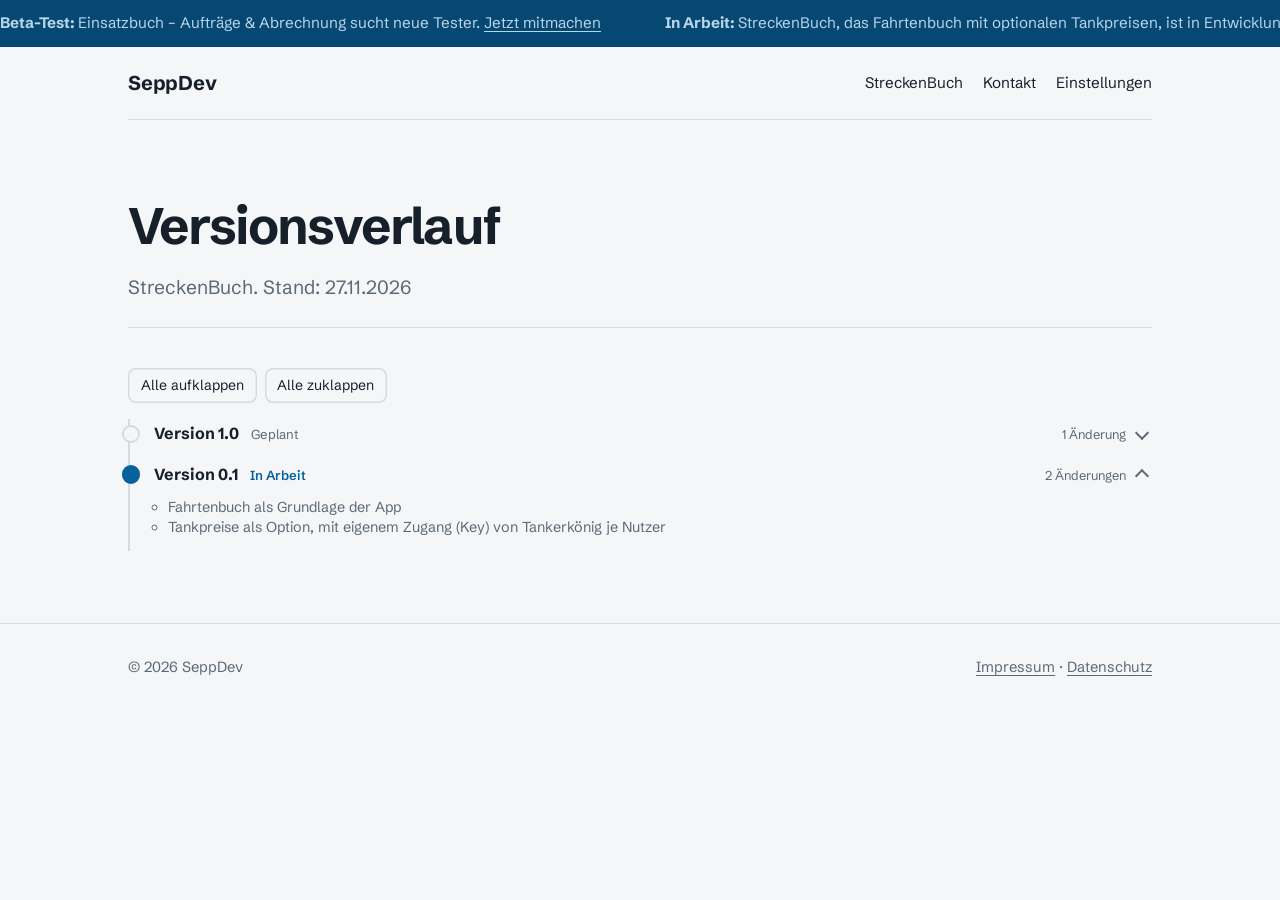
<file: streckenbuch/versionen.html>
<!DOCTYPE html>
<html lang="de">
<head>
  <meta charset="utf-8">
  <meta name="viewport" content="width=device-width, initial-scale=1">
  <title>Versionsverlauf – StreckenBuch – SeppDev</title>
  <meta name="description" content="Versionsverlauf der App StreckenBuch: was sich in jeder Version geändert hat.">
  <link rel="preconnect" href="https://fonts.googleapis.com">
  <link rel="preconnect" href="https://fonts.gstatic.com" crossorigin>
  <link href="https://fonts.googleapis.com/css2?family=Schibsted+Grotesk:wght@400;600;700&display=swap" rel="stylesheet">
  <link rel="stylesheet" href="../style.css?v=3">
  <script src="../theme.js?v=3"></script>
</head>
<body>

<div class="beta-bar">
  <div class="wrap">
    <span><strong>In Arbeit:</strong> StreckenBuch ist noch in Entwicklung.</span>
    <a href="index.html#testen">Als Tester vormerken</a>
  </div>
</div>

<header class="wrap site-head">
  <a class="brand" href="../">SeppDev</a>
  <nav class="site-nav" aria-label="Hauptmenü">
    <a href="index.html">StreckenBuch</a>
    <a href="../#kontakt">Kontakt</a>
    <a href="../einstellungen.html">Einstellungen</a>
  </nav>
</header>

<main class="wrap">

  <div class="hero" style="padding-bottom:1.5rem;">
    <h1 style="font-size:clamp(2rem,5vw,3.2rem);">Versionsverlauf</h1>
    <p class="lede">StreckenBuch. Stand: 27.11.2026</p>
  </div>

  <section aria-labelledby="verlauf-titel">
    <h2 id="verlauf-titel" class="visually-hidden">Alle Versionen</h2>
    <div class="tl-tools">
      <button type="button" class="btn btn-ghost btn-plain btn-small" id="open-all">Alle aufklappen</button>
      <button type="button" class="btn btn-ghost btn-plain btn-small" id="close-all">Alle zuklappen</button>
    </div>
    <ol class="timeline compact">
      <li>
        <details>
          <summary><h3>Version 1.0</h3><span class="when">Geplant</span><span class="count">1 Änderung</span></summary>
          <ul>
            <li>Zusammenspiel mit Einsatzbuch: Beide Apps sollen optional Informationen und Funktionen austauschen können, zum Beispiel Fahrten und Strecken. Daten werden nur auf deinen Wunsch geteilt.</li>
          </ul>
        </details>
      </li>
      <li class="current">
        <details open>
          <summary><h3>Version 0.1</h3><span class="when">In Arbeit</span><span class="count">2 Änderungen</span></summary>
          <ul>
            <li>Fahrtenbuch als Grundlage der App</li>
            <li>Tankpreise als Option, mit eigenem Zugang (Key) von Tankerkönig je Nutzer</li>
          </ul>
        </details>
      </li>
    </ol>
    
  </section>

</main>

<footer class="site-foot">
  <div class="wrap">
    <span>© 2026 SeppDev</span>
    <span><a href="../impressum.html">Impressum</a> · <a href="../datenschutz.html">Datenschutz</a></span>
  </div>
</footer>

<script>
(function () {
  function all(open) { document.querySelectorAll('.timeline details').forEach(function (d) { d.open = open; }); }
  var o = document.getElementById('open-all'), c = document.getElementById('close-all');
  if (o) o.addEventListener('click', function () { all(true); });
  if (c) c.addEventListener('click', function () { all(false); });
})();
</script>
<script src="../ticker.js?v=3"></script>
</body>
</html>
</file>
<file: style.css>
/* SeppDev – gemeinsames Stylesheet */

/* Farben und Töne stammen aus der App (Theme.kt, Accents.kt). theme.js setzt sie je nach Auswahl. */
:root {
  --paper: #F4F6F8;
  --card: #FFFFFF;
  --ink: #17202A;
  --ink-soft: #5C6974;
  --rule: #D3DBE2;
  --accent: #07619D;
  --on-accent: #FFFFFF;
  --accent-ink: #07619D;
  --accent-deep: #074873;
  --on-deep: #B8D6EA;
  --accent-soft: #DFEAF2;
  --bar-bg: var(--accent-deep);
  --bar-fg: var(--on-deep);
  --signal: var(--accent-ink);
  --rs: 1;
  --sp: 1;
  --measure: 62ch;
  --font: "Schibsted Grotesk", system-ui, -apple-system, "Segoe UI", sans-serif;
  color-scheme: light;
}
:root[data-font="system"] { --font: system-ui, -apple-system, "Segoe UI", Roboto, sans-serif; }
:root[data-font="serif"] { --font: Georgia, "Times New Roman", serif; }
:root[data-theme="dark"] {
  --paper: #111820;
  --card: #161C22;
  --ink: #E8EDF2;
  --ink-soft: #9AA7B2;
  --rule: #323D47;
  --accent-ink: #84C2EB;
  --accent-deep: #0E344E;
  --accent-soft: #2A3A46;
  color-scheme: dark;
}

* { box-sizing: border-box; }
html { -webkit-text-size-adjust: 100%; scroll-behavior: smooth; }

body {
  margin: 0;
  background: var(--paper);
  color: var(--ink);
  font-family: var(--font);
  font-size: 1.0625rem;
  line-height: 1.6;
}

img, svg { display: block; max-width: 100%; }

a { color: var(--ink); text-decoration-thickness: 1px; text-underline-offset: 0.2em; }
a:hover { color: var(--signal); }

:focus-visible { outline: 3px solid var(--signal); outline-offset: 3px; }

.wrap { width: min(100% - 2.5rem, 64rem); margin-inline: auto; }

/* Kopfzeile */
.site-head {
  display: flex; align-items: center; justify-content: space-between; gap: 1rem;
  padding-block: 1.25rem; border-bottom: 1px solid var(--rule);
}
.brand { font-weight: 700; font-size: 1.25rem; letter-spacing: -0.01em; text-decoration: none; }
.site-nav { display: flex; flex-wrap: wrap; gap: 1.25rem; font-size: 0.95rem; }
.site-nav a { text-decoration: none; }
.site-nav a:hover { text-decoration: underline; }

/* Beta-Banner */
.beta-bar {
  background: var(--bar-bg); color: var(--bar-fg);
  padding-block: 0.7rem;
  font-size: 0.95rem;
}
.beta-bar .wrap { display: flex; flex-wrap: wrap; gap: 0.4rem 1rem; align-items: baseline; justify-content: space-between; }
.beta-bar strong { color: var(--bar-fg); }
.beta-bar a { color: var(--bar-fg); }

/* Hero */
.hero { padding-block: clamp(2.5rem, 7vw, 5rem) clamp(2rem, 5vw, 3.5rem); }
.hero h1 {
  font-size: clamp(2.3rem, 6vw, 4.4rem);
  line-height: 1.02; font-weight: 700; letter-spacing: -0.035em;
  margin: 0 0 1.25rem; max-width: 15ch;
}
.lede { font-size: 1.2rem; color: var(--ink-soft); max-width: var(--measure); margin: 0; }
.hero-actions { display: flex; flex-wrap: wrap; gap: 0.75rem; margin-top: 1.75rem; }

/* Buttons */
.btn {
  display: inline-block; padding: 0.75rem 1.25rem; border-radius: calc(0.6rem * var(--rs));
  background: var(--accent); color: var(--on-accent); text-decoration: none; font-weight: 600;
}
.btn:hover { background: var(--accent-deep); color: var(--on-deep); }
.btn-ghost { background: transparent; color: var(--ink); box-shadow: inset 0 0 0 1.5px var(--rule); }
.btn-ghost:hover { background: var(--card); color: var(--ink); box-shadow: inset 0 0 0 1.5px var(--accent); }
.btn[aria-disabled="true"] { background: var(--rule); color: var(--ink-soft); pointer-events: none; }

/* Abschnitte */
section { padding-block: calc(2.5rem * var(--sp)); border-top: 1px solid var(--rule); }
h2 { font-size: 1.6rem; letter-spacing: -0.02em; margin: 0 0 1.25rem; }
.section-lede { color: var(--ink-soft); max-width: var(--measure); margin: -0.5rem 0 1.5rem; }

/* Tester-Ablauf: echte Reihenfolge */
.steps { list-style: none; margin: 0; padding: 0; counter-reset: step; display: grid; gap: 1rem; }
.steps li {
  counter-increment: step;
  display: grid; grid-template-columns: 2.5rem 1fr; gap: 1rem;
  background: var(--card); border-radius: calc(0.8rem * var(--rs)); padding: 1.1rem 1.25rem;
}
.steps li::before {
  content: counter(step);
  width: 2.5rem; height: 2.5rem; border-radius: 50%;
  display: grid; place-items: center; font-weight: 700;
  background: var(--accent); color: var(--on-accent);
}
.steps h3 { margin: 0.1rem 0 0.25rem; font-size: 1.1rem; }
.steps p { margin: 0; color: var(--ink-soft); }

/* Funktionen */
.feature-grid { display: grid; grid-template-columns: repeat(auto-fit, minmax(16rem, 1fr)); gap: 1rem; }
.feature {
  background: var(--card); border-radius: calc(0.8rem * var(--rs)); padding: 1.25rem;
  border-left: 4px solid var(--accent);
}
.feature h3 { margin: 0 0 0.4rem; font-size: 1.05rem; }
.feature p { margin: 0; color: var(--ink-soft); font-size: 0.97rem; }

/* Versionsverlauf */
.timeline { list-style: none; margin: 0; padding: 0; border-left: 2px solid var(--rule); }
.timeline > li { position: relative; padding: 0 0 calc(1.75rem * var(--sp)) 1.5rem; }
.timeline > li::before {
  content: ""; position: absolute; left: -0.5rem; top: 0.35rem;
  width: 0.9rem; height: 0.9rem; border-radius: 50%;
  background: var(--paper); border: 2px solid var(--rule);
}
.timeline > li.current::before { background: var(--accent); border-color: var(--accent); }
.timeline h3 { margin: 0 0 0.2rem; font-size: 1.15rem; }
.timeline .when { font-size: 0.9rem; color: var(--ink-soft); margin-bottom: 0.4rem; }
.timeline ul { margin: 0; padding-left: 1.1rem; color: var(--ink-soft); }
.timeline > li.current .when { color: var(--accent-ink); font-weight: 600; }

/* App-Kopf */
.app-head { display: grid; grid-template-columns: 7rem 1fr; gap: 1.5rem; align-items: center; padding-block: clamp(2.5rem, 6vw, 4rem); }
.app-head .app-icon { width: 7rem; height: 7rem; border-radius: calc(1.6rem * var(--rs)); }
.app-head h1 { font-size: clamp(2.2rem, 5.5vw, 3.6rem); letter-spacing: -0.03em; line-height: 1.05; margin: 0 0 0.5rem; }
.app-icon { border-radius: calc(1rem * var(--rs)); }

/* Fußzeile */
.site-foot { margin-top: 2rem; padding-block: 2rem; border-top: 1px solid var(--rule); font-size: 0.92rem; color: var(--ink-soft); }
.site-foot .wrap { display: flex; flex-wrap: wrap; gap: 0.5rem 1.5rem; justify-content: space-between; }
.site-foot a { color: var(--ink-soft); }

/* Rechtstexte */
.legal { padding-block: 3rem 2rem; }
.legal h1 { font-size: 2.2rem; letter-spacing: -0.02em; margin: 0 0 1.5rem; }
.legal h2 { font-size: 1.2rem; margin: 2rem 0 0.5rem; }
.legal p, .legal address { max-width: var(--measure); font-style: normal; }

@media (max-width: 560px) {
  .site-head { flex-direction: column; align-items: flex-start; }
  .app-head { grid-template-columns: 1fr; }
  .app-head .app-icon { width: 5.5rem; height: 5.5rem; }
  .steps li { grid-template-columns: 2rem 1fr; }
  .steps li::before { width: 2rem; height: 2rem; }
}

@media (prefers-reduced-motion: reduce) {
  * { transition: none !important; animation: none !important; scroll-behavior: auto !important; }
}


/* Einstellungsseite */
.set-group { border: 0; padding: 0; margin: 0 0 1.75rem; }
.set-group legend { font-weight: 600; margin-bottom: 0.6rem; padding: 0; }
.seg { display: flex; flex-wrap: wrap; gap: 0.5rem; }
.seg button {
  padding: 0.6rem 1rem; border-radius: calc(0.6rem * var(--rs)); cursor: pointer; font: inherit; font-size: 0.95rem;
  background: var(--card); color: var(--ink); border: 1px solid var(--rule);
}
.seg button:hover { border-color: var(--accent); }
.seg button[aria-pressed="true"] { background: var(--accent); border-color: var(--accent); color: var(--on-accent); }
.swatches { display: grid; grid-template-columns: repeat(auto-fill, minmax(4rem, 1fr)); gap: 0.6rem; max-width: 30rem; }
.swatches button { height: 2.8rem; border-radius: calc(0.7rem * var(--rs)); cursor: pointer; border: 2px solid transparent; }
.swatches button[aria-pressed="true"] { border-color: var(--ink); box-shadow: inset 0 0 0 3px var(--card); }
.reset-row { padding-block: 0.5rem 1rem; }
.btn-plain { font: inherit; border: 0; cursor: pointer; }
.preview { background: var(--card); border-left: 4px solid var(--accent); border-radius: calc(0.8rem * var(--rs)); padding: 1.25rem; margin-bottom: 2rem; }
.preview h3 { margin: 0 0 0.4rem; }
.preview p { margin: 0 0 1rem; color: var(--ink-soft); max-width: var(--measure); }

/* Tester-Zähler */
.tester-count { background: var(--card); border-left: 4px solid var(--accent); border-radius: calc(0.8rem * var(--rs)); padding: 1rem 1.25rem; margin: 0 0 1.5rem; }
.tester-count[hidden] { display: none; }
.tester-line { margin: 0 0 0.6rem; }
.tester-line strong { font-size: 1.8rem; letter-spacing: -0.02em; margin-right: 0.25rem; }
.tester-count .bar { height: 0.7rem; background: var(--rule); border-radius: 999px; overflow: hidden; }
.tester-count .bar[hidden] { display: none; }
.tester-count .bar span { display: block; height: 100%; width: 0; background: var(--accent); border-radius: 999px; transition: width .6s ease; }
.tester-stand { margin: 0.5rem 0 0; font-size: 0.88rem; color: var(--ink-soft); }
.tester-stand:empty { display: none; }
@media (prefers-reduced-motion: reduce) { .tester-count .bar span { transition: none; } }

.visually-hidden { position: absolute; width: 1px; height: 1px; overflow: hidden; clip: rect(0 0 0 0); white-space: nowrap; }

/* Versionsverlauf kompakt */
.timeline.compact > li { padding-bottom: calc(1rem * var(--sp)); }
.timeline.compact h3 { font-size: 1rem; margin-bottom: 0.1rem; }
.timeline.compact .when { font-size: 0.82rem; margin-bottom: 0.2rem; }
.timeline.compact ul { font-size: 0.9rem; line-height: 1.45; padding-left: 0.9rem; }
.timeline.compact li li { margin: 0; }
.timeline.compact p { margin: 0; }
.timeline.compact .when { margin-bottom: 0.1rem; }
.timeline.compact ul { line-height: 1.4; }
.timeline.compact > li { padding-bottom: calc(0.9rem * var(--sp)); }

/* Versionsverlauf: aufklappbar */
.tl-tools { display: flex; gap: 0.5rem; margin-bottom: 1rem; }
.btn-small { padding: 0.4rem 0.8rem; font-size: 0.88rem; border-radius: calc(0.5rem * var(--rs)); }
.timeline.compact > li { padding-bottom: calc(0.55rem * var(--sp)); }
.timeline details summary {
  display: flex; align-items: baseline; flex-wrap: wrap; gap: 0.15rem 0.75rem;
  cursor: pointer; list-style: none; padding: 0.15rem 1.6rem 0.15rem 0; position: relative;
}
.timeline details summary::-webkit-details-marker { display: none; }
.timeline details summary::after {
  content: ""; position: absolute; right: 0.3rem; top: 0.55rem; width: 0.5rem; height: 0.5rem;
  border-right: 2px solid var(--ink-soft); border-bottom: 2px solid var(--ink-soft);
  transform: rotate(45deg); transition: transform .15s ease;
}
.timeline details[open] summary::after { transform: rotate(-135deg); top: 0.7rem; }
.timeline details summary h3 { margin: 0; }
.timeline details summary .when { margin: 0; font-size: 0.82rem; color: var(--ink-soft); }
.timeline details summary .count { margin-left: auto; font-size: 0.8rem; color: var(--ink-soft); }
.timeline > li.current details summary .when { color: var(--accent-ink); font-weight: 600; }
.timeline details ul { margin: 0.35rem 0 0.3rem; }
@media (prefers-reduced-motion: reduce) { .timeline details summary::after { transition: none; } }
.timeline details h4 { margin: 0.55rem 0 0.1rem; font-size: 0.85rem; color: var(--ink); }
.timeline details h4 + ul { margin-top: 0.1rem; }

/* Laufschrift in der blauen Leiste */
.beta-bar.ticker { overflow: hidden; padding-inline: 0; }
.ticker-track { display: flex; width: max-content; animation: ticker-run 30s linear infinite; }
.ticker:hover .ticker-track, .ticker:focus-within .ticker-track { animation-play-state: paused; }
.ticker-seg { display: flex; flex: none; }
.ticker-item { flex: none; white-space: nowrap; padding-right: 4rem; }
@keyframes ticker-run { to { transform: translateX(-50%); } }
</file>
